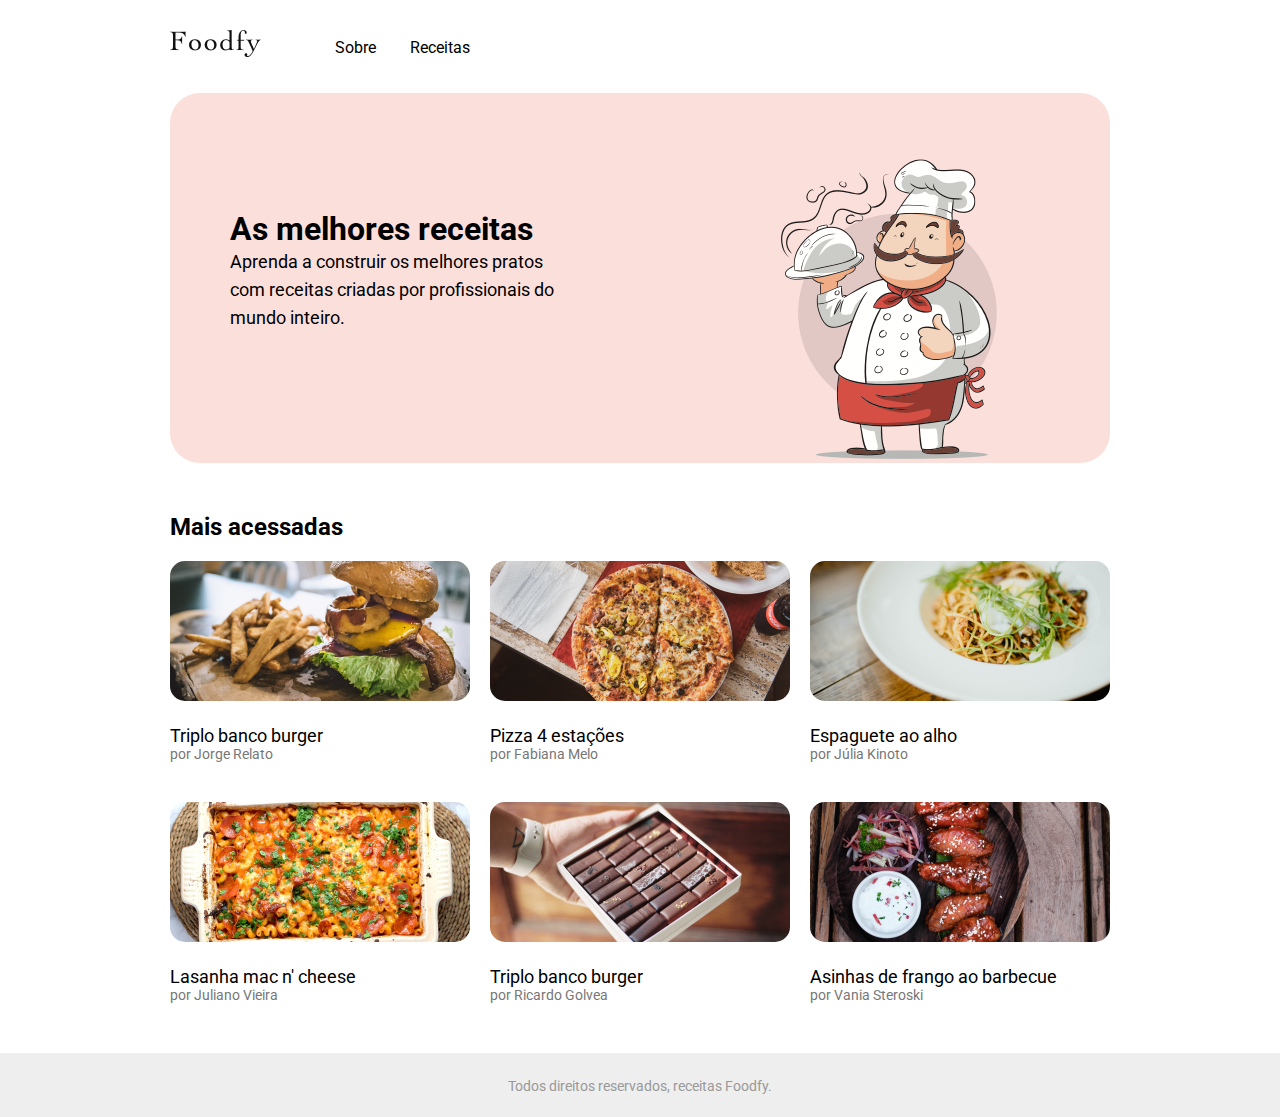
<file: index.html>
<!DOCTYPE html>
<html>
    <head>
        <link rel="stylesheet" href="styles.css">
    </head>

    <body>
        <main>
            <header>       
                <div id="menu">                         
                    <a href="index.html"><img src="assets/logo.png"></a>
                    <div id="header-links">
                        <a href="about.html">Sobre</a>
                        <a href="recipes.html">Receitas</a>  
                    </div>
                                   
                </div>
            </header>
    
            <section id="banner">
                <div id="banner-info">
                    <h1>As melhores receitas</h1>
                    <p>Aprenda a construir os melhores pratos
                    com receitas criadas por profissionais
                    do mundo inteiro.</p>
                </div>          
                <div id="banner-img">
                    <img src="assets/chef.png">
                </div>
            </section>
    
            <section id="most-accessed">
                <h2>Mais acessadas</h2>
    
                <div class="recipes">
    
                    <div class="recipe">
                        <img src="assets/burger.png">
                        <h3>Triplo banco burger</h3>
                        <h4>por Jorge Relato</h4>
                    </div>
        
                    <div class="recipe">
                        <img src="assets/pizza.png">
                        <h3>Pizza 4 estações</h3>
                        <h4>por Fabiana Melo</h4>
                    </div>
        
                    <div class="recipe">
                        <img src="assets/espaguete.png">
                        <h3>Espaguete ao alho</h3>
                        <h4>por Júlia Kinoto</h4>
                    </div>
        
                    <div class="recipe">
                        <img src="assets/lasanha.png">
                        <h3>Lasanha mac n' cheese</h3>
                        <h4>por Juliano Vieira</h4>
                    </div>
        
                    <div class="recipe">
                        <img src="assets/doce.png">
                        <h3>Triplo banco burger</h3>
                        <h4>por Ricardo Golvea</h4>
                    </div>
        
                    <div class="recipe">
                        <img src="assets/asinhas.png">
                        <h3>Asinhas de frango ao barbecue</h3>
                        <h4>por Vania Steroski</h4>
                    </div>
                </div>
    
            </section>
        </main>

        <footer>
            <p>Todos direitos reservados, receitas Foodfy.</p>
        </footer>
    </body>
</html>
</file>
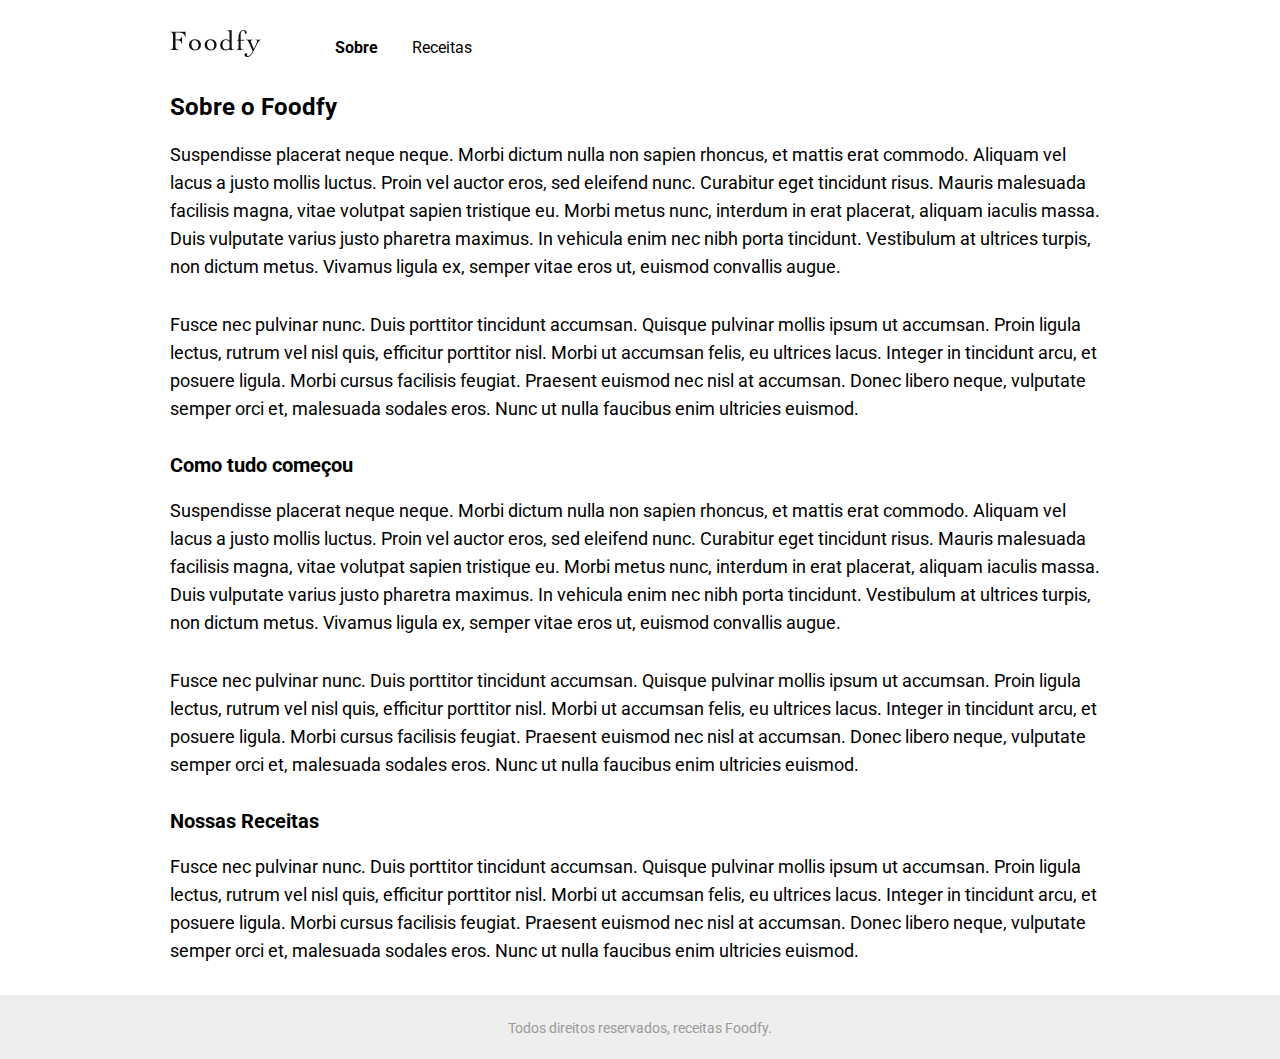
<file: about.html>
<!DOCTYPE html>
<html>
    <head>
        <link rel="stylesheet" href="styles.css">
    </head>

    <body>
        <main>
            <header>       
                <div id="menu">                         
                    <a href="index.html"><img src="assets/logo.png"></a>
                    <div id="header-links">
                        <strong class="menu-focus"><a href="about.html" >Sobre</a></strong>
                        <a href="recipes.html">Receitas</a>  
                    </div>      
                </div>
            </header>
    
            <section id="about">
                <h1>Sobre o Foodfy</h1>
                <p>
                    Suspendisse placerat neque neque. Morbi dictum nulla non sapien rhoncus, et mattis erat 
                    commodo. Aliquam vel lacus a justo mollis luctus. Proin vel auctor eros, sed eleifend 
                    nunc. Curabitur eget tincidunt risus. Mauris malesuada facilisis magna, vitae volutpat 
                    sapien tristique eu. Morbi metus nunc, interdum in erat placerat, aliquam iaculis massa. 
                    Duis vulputate varius justo pharetra maximus. In vehicula enim nec nibh porta tincidunt. 
                    Vestibulum at ultrices turpis, non dictum metus. Vivamus ligula ex, semper vitae eros ut, 
                    euismod convallis augue.
                </p>

                <p>
                    Fusce nec pulvinar nunc. Duis porttitor tincidunt accumsan. Quisque pulvinar mollis ipsum
                    ut accumsan. Proin ligula lectus, rutrum vel nisl quis, efficitur porttitor nisl. Morbi
                    ut accumsan felis, eu ultrices lacus. Integer in tincidunt arcu, et posuere ligula. 
                    Morbi cursus facilisis feugiat. Praesent euismod nec nisl at accumsan. Donec libero 
                    neque, vulputate semper orci et, malesuada sodales eros. Nunc ut nulla faucibus enim 
                    ultricies euismod.
                </p>

                <h2>Como tudo começou</h2>
                <p>
                    Suspendisse placerat neque neque. Morbi dictum nulla non sapien rhoncus, et mattis erat 
                    commodo. Aliquam vel lacus a justo mollis luctus. Proin vel auctor eros, sed eleifend 
                    nunc. Curabitur eget tincidunt risus. Mauris malesuada facilisis magna, vitae volutpat 
                    sapien tristique eu. Morbi metus nunc, interdum in erat placerat, aliquam iaculis massa. 
                    Duis vulputate varius justo pharetra maximus. In vehicula enim nec nibh porta tincidunt. 
                    Vestibulum at ultrices turpis, non dictum metus. Vivamus ligula ex, semper vitae eros ut, 
                    euismod convallis augue.
                </p>

                <p> 
                    Fusce nec pulvinar nunc. Duis porttitor tincidunt accumsan. Quisque pulvinar mollis ipsum
                    ut accumsan. Proin ligula lectus, rutrum vel nisl quis, efficitur porttitor nisl. Morbi 
                    ut accumsan felis, eu ultrices lacus. Integer in tincidunt arcu, et posuere ligula. Morbi 
                    cursus facilisis feugiat. Praesent euismod nec nisl at accumsan. Donec libero neque, 
                    vulputate semper orci et, malesuada sodales eros. Nunc ut nulla faucibus enim ultricies 
                    euismod.
                </p>

                <h2>Nossas Receitas</h2>
                <p>
                    Fusce nec pulvinar nunc. Duis porttitor tincidunt accumsan. Quisque pulvinar mollis ipsum 
                    ut accumsan. Proin ligula lectus, rutrum vel nisl quis, efficitur porttitor nisl. Morbi 
                    ut accumsan felis, eu ultrices lacus. Integer in tincidunt arcu, et posuere ligula. Morbi 
                    cursus facilisis feugiat. Praesent euismod nec nisl at accumsan. Donec libero neque, 
                    vulputate semper orci et, malesuada sodales eros. Nunc ut nulla faucibus enim ultricies 
                    euismod.
                </p>

            </section>
            
        </main>

        <footer>
            <p>Todos direitos reservados, receitas Foodfy.</p>
        </footer>
    </body>
</html>
</file>
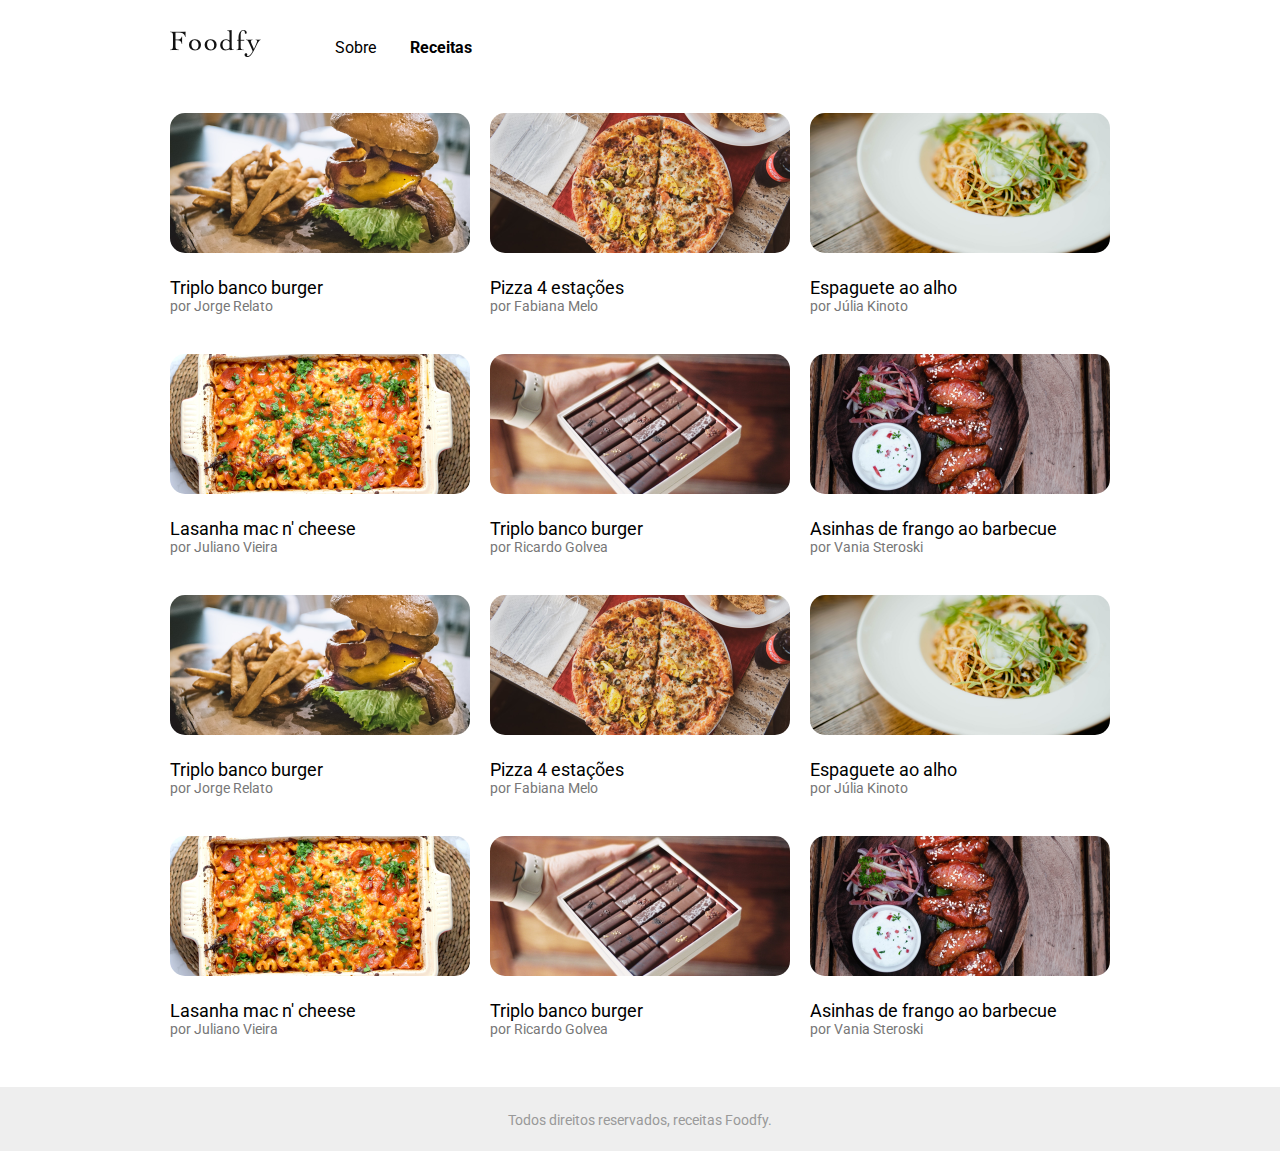
<file: recipes.html>
<!DOCTYPE html>
<html>
    <head>
        <link rel="stylesheet" href="styles.css">
    </head>

    <body>
        <main>
            <header>       
                <div id="menu">                         
                    <a href="index.html"><img src="assets/logo.png"></a>
                    <div id="header-links">
                        <a href="about.html">Sobre</a>
                        <strong class="menu-focus"><a href="recipes.html">Receitas</a></strong>
                    </div>
                                   
                </div>
            </header>
    
            <section id="recipes-page">
                <div class="recipes">
    
                    <div class="recipe" id="assets/burger.png" >
                        <img src="assets/burger.png" class="image-recipe">
                        <h3 class="recipe-title">Triplo banco burger</h3>
                        <h4 class="recipe-author">por Jorge Relato</h4>
                    </div>
        
                    <div class="recipe" id="assets/pizza.png">
                        <img src="assets/pizza.png">
                        <h3 class="recipe-title">Pizza 4 estações</h3>
                        <h4 class="recipe-author">por Fabiana Melo</h4>
                    </div>
        
                    <div class="recipe" id="assets/espaguete.png">
                        <img src="assets/espaguete.png">
                        <h3 class="recipe-title">Espaguete ao alho</h3>
                        <h4 class="recipe-author">por Júlia Kinoto</h4>
                    </div>
        
                    <div class="recipe" id="assets/lasanha.png">
                        <img src="assets/lasanha.png">
                        <h3 class="recipe-title">Lasanha mac n' cheese</h3>
                        <h4 class="recipe-author">por Juliano Vieira</h4>
                    </div>
        
                    <div class="recipe" id="assets/doce.png">
                        <img src="assets/doce.png">
                        <h3 class="recipe-title">Triplo banco burger</h3>
                        <h4 class="recipe-author">por Ricardo Golvea</h4>
                    </div>
        
                    <div class="recipe" id="assets/asinhas.png">
                        <img src="assets/asinhas.png">
                        <h3 class="recipe-title">Asinhas de frango ao barbecue</h3>
                        <h4 class="recipe-author">por Vania Steroski</h4>
                    </div>

                    <div class="recipe" id="assets/burger.png">
                        <img src="assets/burger.png">
                        <h3 class="recipe-title">Triplo banco burger</h3>
                        <h4 class="recipe-author">por Jorge Relato</h4>
                    </div>
        
                    <div class="recipe" id="assets/pizza.png">
                        <img src="assets/pizza.png">
                        <h3 class="recipe-title">Pizza 4 estações</h3>
                        <h4 class="recipe-author">por Fabiana Melo</h4>
                    </div>
        
                    <div class="recipe" id="assets/espaguete.png">
                        <img src="assets/espaguete.png">
                        <h3 class="recipe-title">Espaguete ao alho</h3>
                        <h4 class="recipe-author">por Júlia Kinoto</h4>
                    </div>
        
                    <div class="recipe" id="assets/lasanha.png">
                        <img src="assets/lasanha.png">
                        <h3 class="recipe-title">Lasanha mac n' cheese</h3>
                        <h4 class="recipe-author">por Juliano Vieira</h4>
                    </div>
        
                    <div class="recipe" id="assets/doce.png">
                        <img src="assets/doce.png">
                        <h3 class="recipe-title">Triplo banco burger</h3>
                        <h4 class="recipe-author">por Ricardo Golvea</h4>
                    </div>
        
                    <div class="recipe" id="assets/asinhas.png">
                        <img src="assets/asinhas.png">
                        <h3 class="recipe-title">Asinhas de frango ao barbecue</h3>
                        <h4 class="recipe-author">por Vania Steroski</h4>
                    </div>
                </div>
    
            </section>
        </main>

        <footer>
            <p>Todos direitos reservados, receitas Foodfy.</p>
        </footer>

        <div class="modal-overlay">
            <div class="modal">
                <a class="close-modal">
                    <p>Fechar modal</p>
                </a>
                <div class="modal-content">
                    <iframe src="" frameborder="0" scrolling="no"></iframe>
                    <h3></h3>
                    <h4></h4>
                </div>
            </div>
        </div>
    
        <script src="scripts.js"></script>
    </body>
</html>
</file>
<file: styles.css>
@import url('https://fonts.googleapis.com/css2?family=Roboto:wght@300;400;500;700&display=swap');

* {
    margin:0;
    padding:0;
    border: 0;
    font-family: 'Roboto', sans-serif;
    color: black;
}

main {
    max-width: 940px;
    margin: 0 auto;

/*<======= MENU =======>*/

}

#menu {
    margin-top: 38px;
    margin-bottom: 36px;
    position: relative;
    
}

#menu img {
    position: absolute;
    bottom: 0%;
}

#header-links {
    display: inline;
    margin-left: 150px;
}

.menu-focus a  {
    font-weight: 700;
}

#header-links a {
    margin: 0px 15px 6px 15px;
    color:black;
    text-decoration: none;
    font-size: 16px;
    line-height: 19px;
    
}

#header-links a:hover {
    color: #6e6262;
    transition: 500ms;
}


/*<======= HOMEPAGE =======>*/

#banner {
    background-color: #FBDFDB;
    border-radius: 30px;
    display: grid;
    grid-template-columns: 1fr 1fr;
}

#banner-info {
    margin-left: 60px;
    margin: 117px 0px 117px 60px;
    max-width: 325px;
}

#banner-info h1{
    font-size: 32px;
    line-height: 38px;
    font-weight: bold;
}

#banner-info p {
    font-size: 18px;
    line-height: 28px;
    font-weight: 400;
}

#banner-img {
    margin-top: 66px;
    text-align: center;
}

#banner-img img{
    margin-left: 27px;
    
}

#most-accessed {
    margin: 50px 0px 50px;
}

#most-accessed h2{
    font-size: 24px;
    line-height: 28px;
    font-weight: bold;
}

.recipes {
    display: grid;
    grid-template-columns: 1fr 1fr 1fr;
    gap: 20px;

}

.recipe img{
    width: 300px;
    height: 140px;
    border-radius: 15px;
    margin: 20px 0px 20px;
}

.recipe h3 {
    font-size: 18px;
    line-height: 21px;
    font-weight: 400;
}

.recipe h4 {
    font-size: 14px;
    line-height: 16px;
    font-weight: 400;
    color: #777777;
}

footer {
    background-color: #EEEEEE;
    text-align: center;
}

footer p {
    font-size: 14px;
    line-height: 16px;
    font-weight: 400;
    color: #999999;
    padding: 25px 0px 23px;

}

/*<======= ABOUT PAGE =======>*/

#about h1 {
    margin: 14px 0px 20px;
    font-size: 24px;
    line-height: 28px;
    font-weight: bold;
}

#about h2{
    margin-bottom: 20px;
    font-size: 20px;
    line-height: 24px;
    font-weight: bold;
}

#about p {
    font-size: 18px;
    line-height: 28px;
    font-weight: 400;
    margin-bottom: 30px;
}

/*<======= RECIPES PAGE =======>*/

#recipes-page{
    margin-bottom: 50px;
}

/*<======= MODAL =======>*/

.modal-overlay {
    background-color: rgba(0,0,0,0.7);
    width: 100%;
    height: 100%;
    position: fixed;
    top: 0;
    opacity: 0;
    visibility: hidden;
}

.modal {
    background-color: white;
    width: 660px;
    height: 413px;
    margin: 18vh auto;
    position: relative;
    text-align: center;
    border-radius: 16px;
}

.modal .close-modal {
    position: absolute;
    bottom: 30px;
    left: 281px;
    right: 281px;
    cursor: pointer;
}

.modal .close-modal p {
    font-size: 16px;
    line-height: 19px;
    font-weight: 400;
    color: #999999;
}

/*=== modal active ===*/

.modal-overlay.active {
    opacity: 1;
    visibility: visible;
}

.modal-content h3 {
    font-size: 24px;
    line-height: 28px;
    font-weight: 400;
}

.modal-content h4 {
    font-size: 18px;
    line-height: 21px;
    font-weight: 400;
    color: #777777;
}


iframe {
   width: 600px;
   height: 200px;
   margin: 30px;
   border-radius: 15px;
}
</file>
